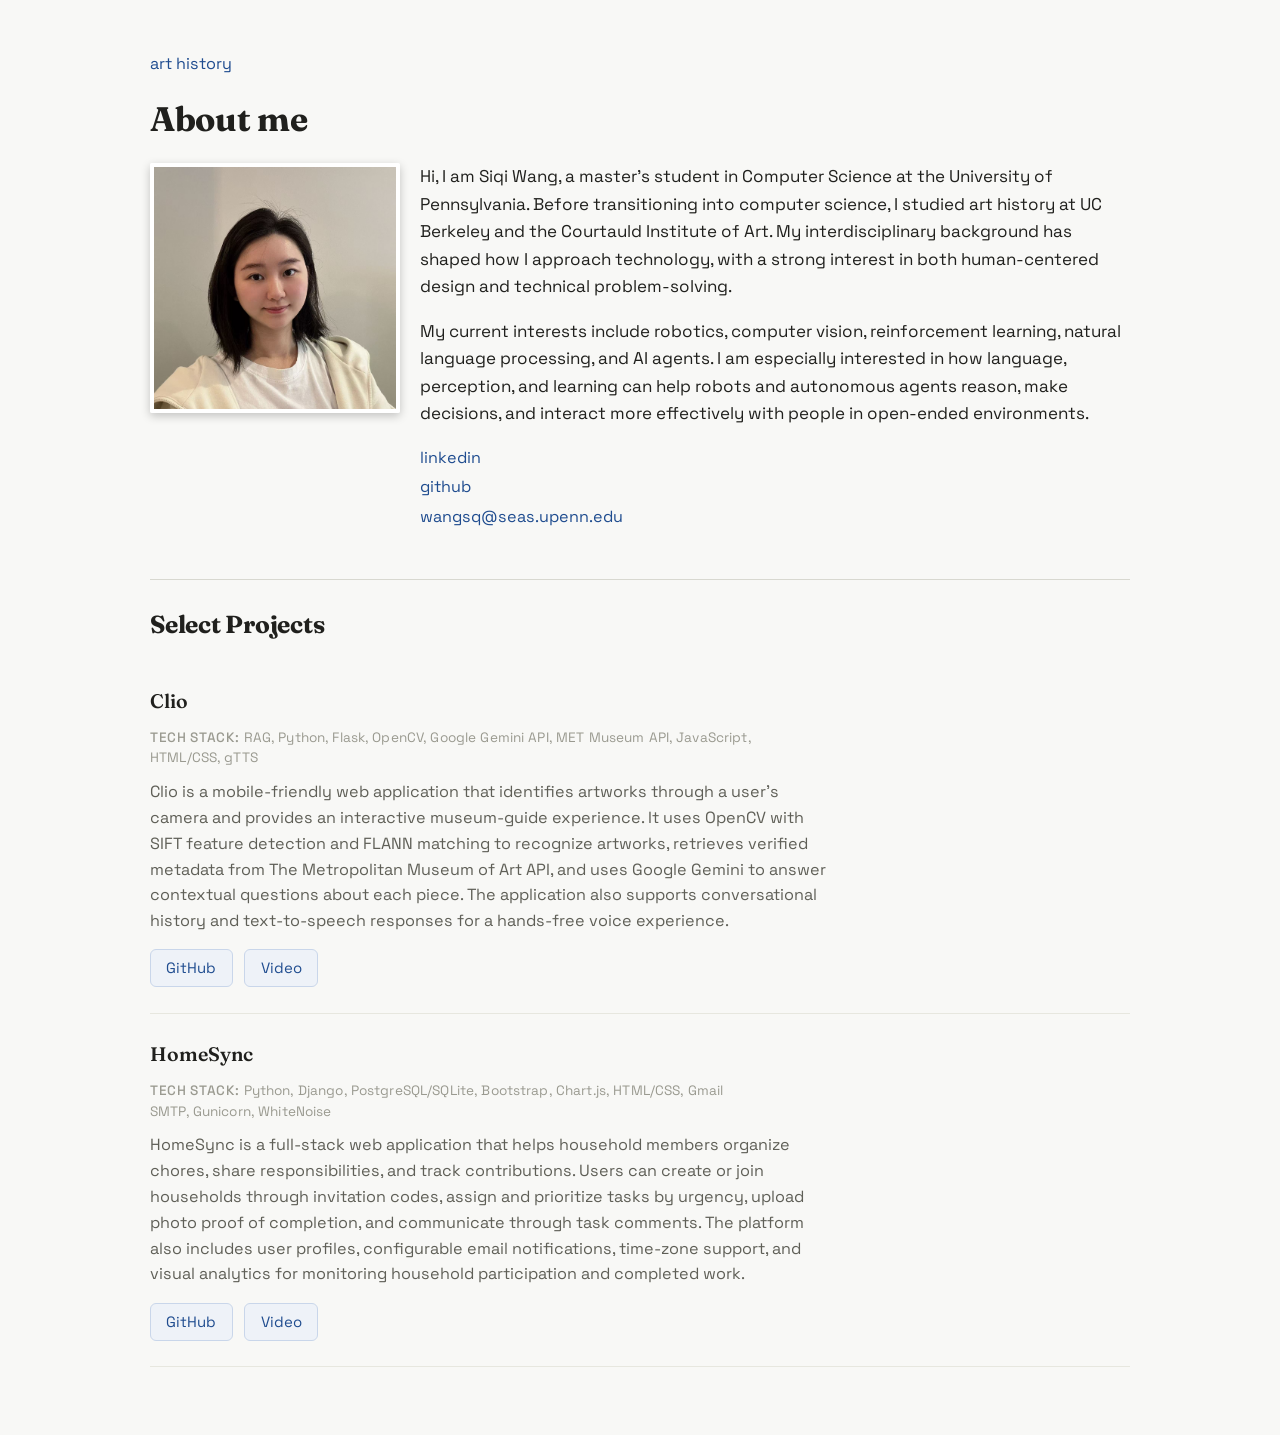
<file: index.html>
<!DOCTYPE html>
<html lang="en">
  <head>
    <meta charset="UTF-8" />
    <meta name="viewport" content="width=device-width, initial-scale=1.0" />
    <title>Siqi Wang</title>
    <meta
      name="description"
      content="Personal website for Siqi Wang with bio, links, and projects."
    />
    <link rel="preconnect" href="https://fonts.googleapis.com" />
    <link rel="preconnect" href="https://fonts.gstatic.com" crossorigin />
    <link
      href="https://fonts.googleapis.com/css2?family=Fraunces:opsz,wght@9..144,500;9..144,700&family=Space+Grotesk:wght@400;500;700&display=swap"
      rel="stylesheet"
    />
    <link rel="stylesheet" href="styles.css" />
  </head>
  <body>
    <div class="background-shape background-shape-1" aria-hidden="true"></div>
    <div class="background-shape background-shape-2" aria-hidden="true"></div>

    <main class="page">
      <nav class="top-nav" aria-label="Site links">
        <a href="art-history.html">art history</a>
      </nav>

      <section class="intro" aria-labelledby="name-title">
        <h1 id="name-title">About me</h1>
        <figure class="intro-photo">
          <img src="Siqi photo.jpg" alt="Portrait of Siqi Wang" class="profile-photo" />
        </figure>
        <div class="intro-text">
          <p>
            Hi, I am Siqi Wang, a master's student in Computer Science at the
            University of Pennsylvania. Before transitioning into computer
            science, I studied art history at UC Berkeley and the Courtauld
            Institute of Art. My interdisciplinary background has shaped how I
            approach technology, with a strong interest in both human-centered
            design and technical problem-solving.
          </p>
          <p>
            My current interests include robotics, computer vision,
            reinforcement learning, natural language processing, and AI agents.
            I am especially interested in how language, perception, and
            learning can help robots and autonomous agents reason, make
            decisions, and interact more effectively with people in open-ended
            environments.
          </p>
          <nav class="links" aria-label="External links">
            <a href="https://www.linkedin.com/in/wang-sq/" target="_blank" rel="noreferrer">linkedin</a>
            <a href="https://github.com/sq-siqiwang" target="_blank" rel="noreferrer">github</a>
            <a href="mailto:wangsq@seas.upenn.edu">wangsq@seas.upenn.edu</a>
          </nav>
        </div>
      </section>

      <section class="projects" aria-labelledby="projects-title">
        <h2 id="projects-title">Select Projects</h2>
        <ul class="project-list">
          <li>
            <span class="project-name">Clio</span>
            <p class="tech-stack">
              <span class="tech-label">Tech Stack:</span>
              RAG, Python, Flask, OpenCV, Google Gemini API, MET Museum API,
              JavaScript, HTML/CSS, gTTS
            </p>
            <p class="project-overview">
              Clio is a mobile-friendly web application that identifies artworks
              through a user’s camera and provides an interactive museum-guide
              experience. It uses OpenCV with SIFT feature detection and FLANN
              matching to recognize artworks, retrieves verified metadata from
              The Metropolitan Museum of Art API, and uses Google Gemini to
              answer contextual questions about each piece. The application also
              supports conversational history and text-to-speech responses for a
              hands-free voice experience.
            </p>
            <div class="project-links">
              <a class="project-button" href="https://github.com/sq-siqiwang/Clio" target="_blank" rel="noreferrer">GitHub</a>
              <a class="project-button" href="https://www.youtube.com/watch?v=cMF-5TsC4rk" target="_blank" rel="noreferrer">Video</a>
            </div>
          </li>
          <li>
            <span class="project-name">HomeSync</span>
            <p class="tech-stack">
              <span class="tech-label">Tech Stack:</span>
              Python, Django, PostgreSQL/SQLite, Bootstrap, Chart.js, HTML/CSS,
              Gmail SMTP, Gunicorn, WhiteNoise
            </p>
            <p class="project-overview">
              HomeSync is a full-stack web application that helps household
              members organize chores, share responsibilities, and track
              contributions. Users can create or join households through
              invitation codes, assign and prioritize tasks by urgency, upload
              photo proof of completion, and communicate through task comments.
              The platform also includes user profiles, configurable email
              notifications, time-zone support, and visual analytics for
              monitoring household participation and completed work.
            </p>
            <div class="project-links">
              <a class="project-button" href="https://github.com/sq-siqiwang/HomeSync" target="_blank" rel="noreferrer">GitHub</a>
              <a class="project-button" href="https://www.youtube.com/watch?v=DI0T7mxkBJM" target="_blank" rel="noreferrer">Video</a>
            </div>
          </li>
        </ul>
      </section>
    </main>
  </body>
</html>
</file>
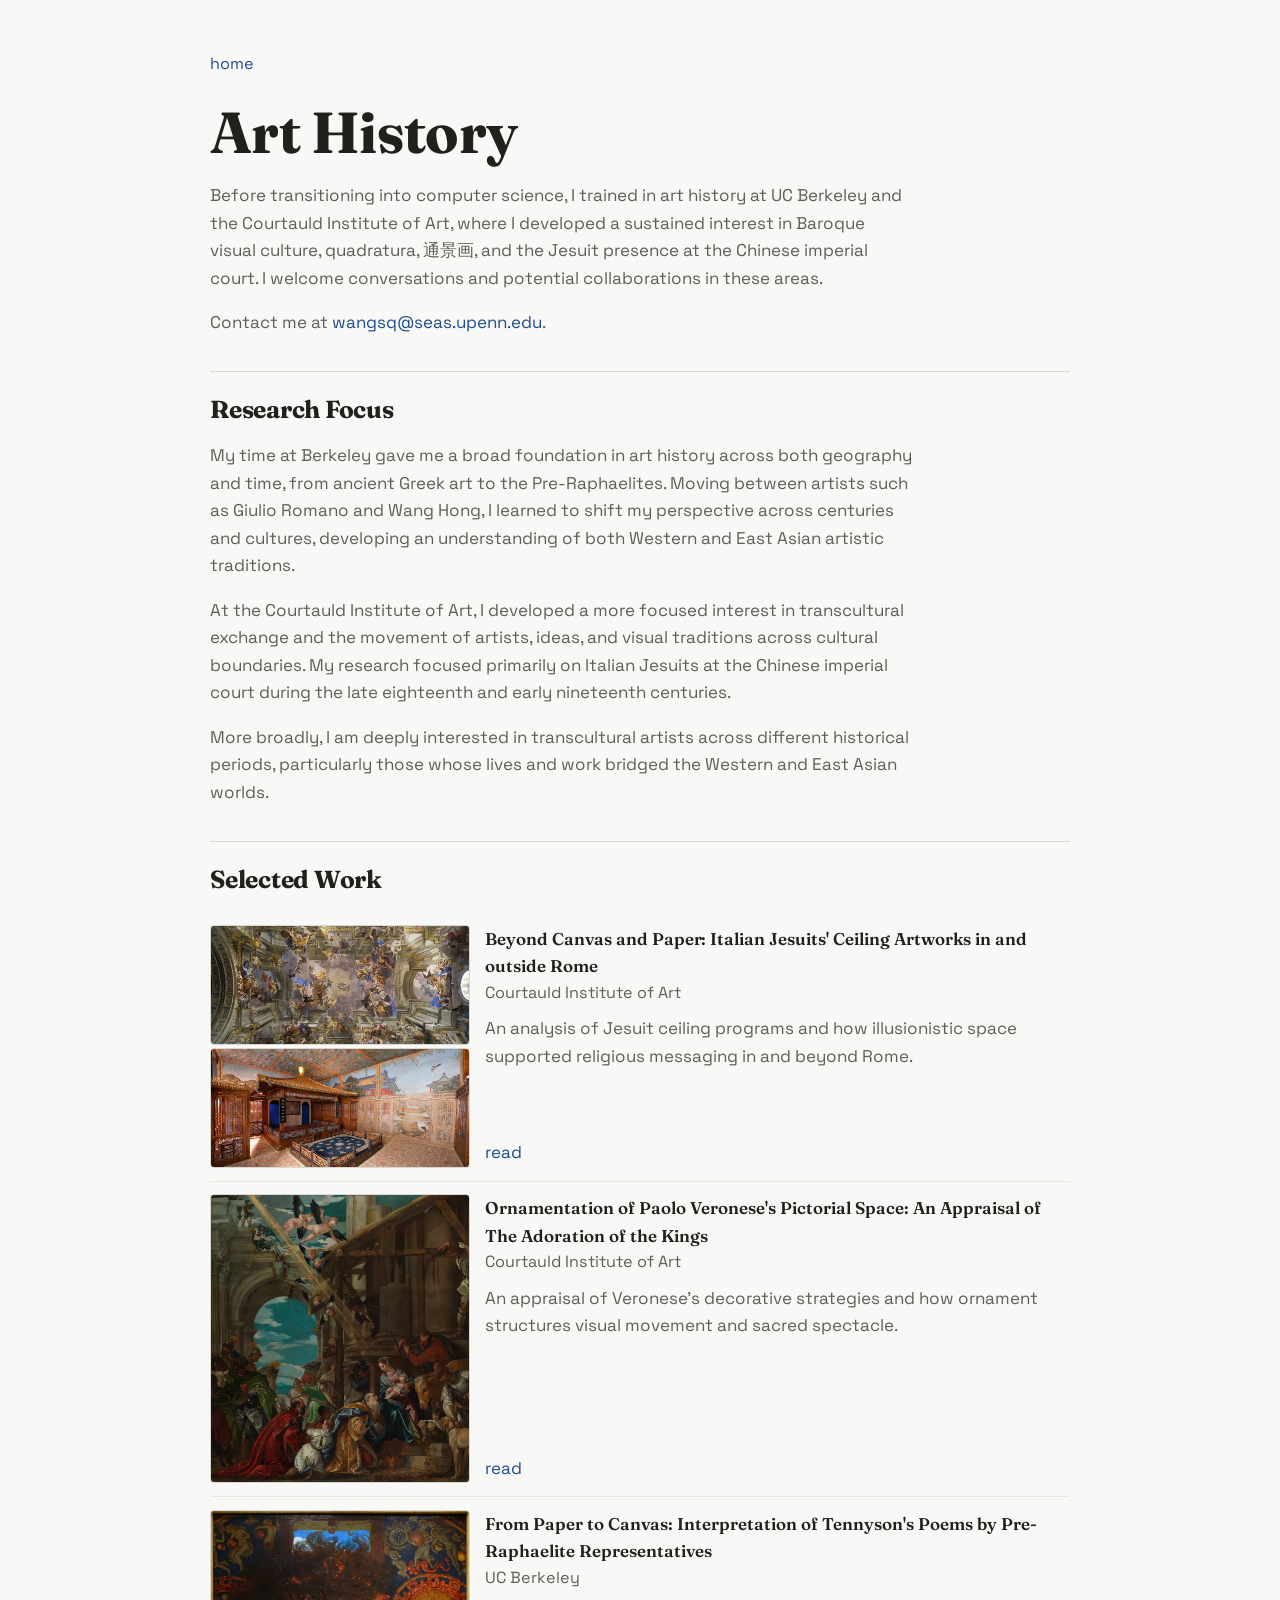
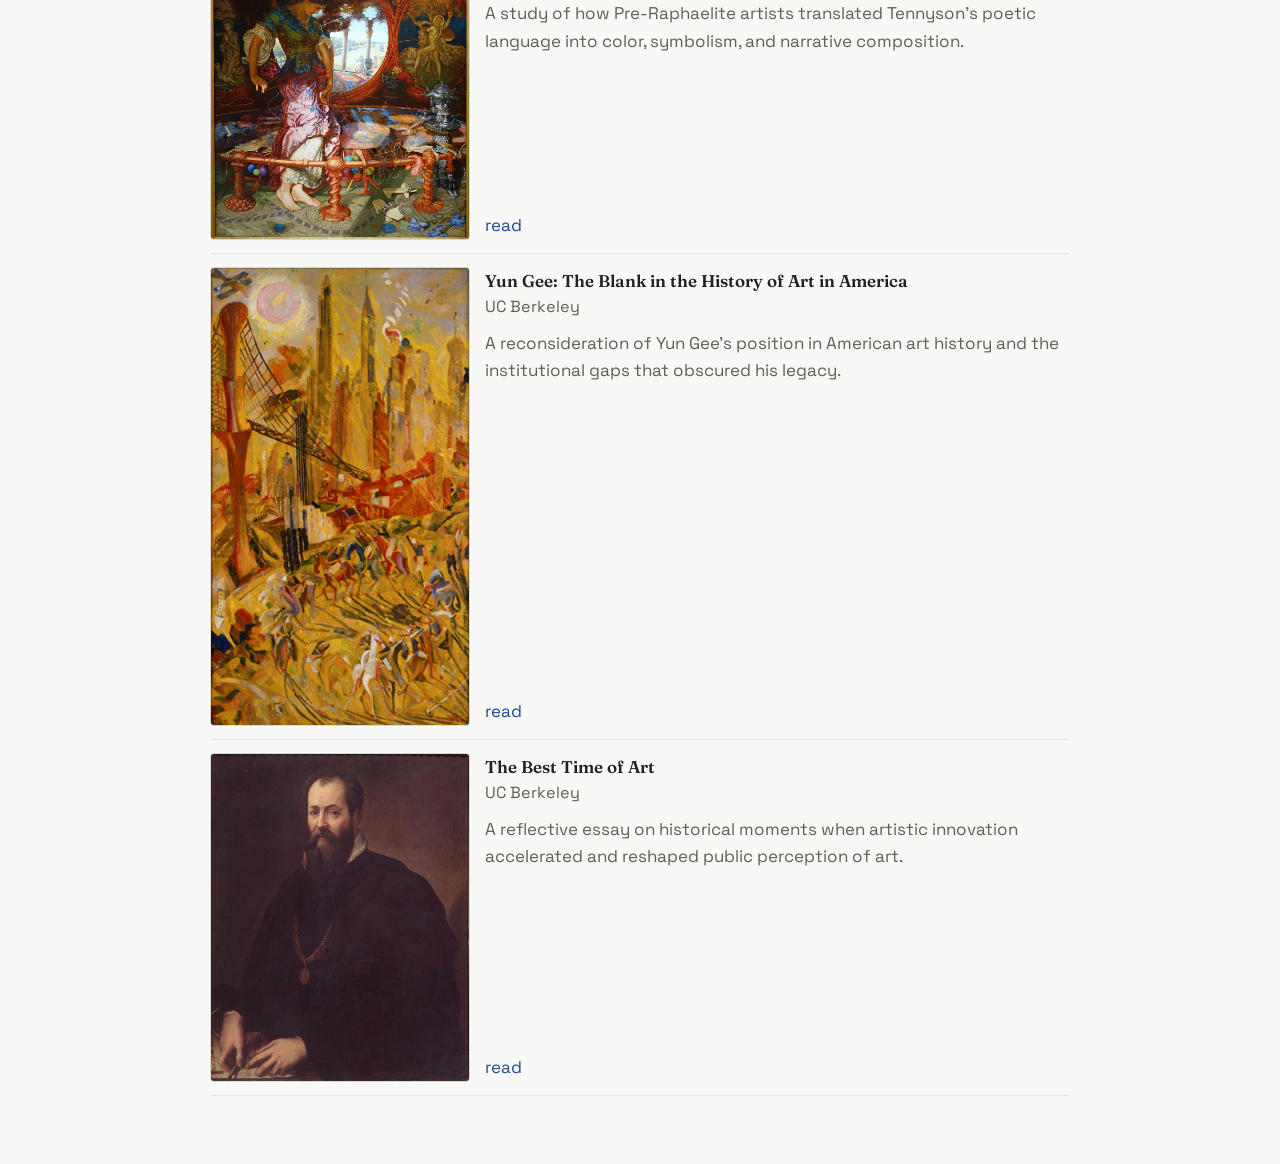
<file: art-history.html>
<!DOCTYPE html>
<html lang="en">
  <head>
    <meta charset="UTF-8" />
    <meta name="viewport" content="width=device-width, initial-scale=1.0" />
    <title>Siqi Wang | Art History</title>
    <meta
      name="description"
      content="Art history page for Siqi Wang featuring research themes, writing, and selected works."
    />
    <link rel="preconnect" href="https://fonts.googleapis.com" />
    <link rel="preconnect" href="https://fonts.gstatic.com" crossorigin />
    <link
      href="https://fonts.googleapis.com/css2?family=Fraunces:opsz,wght@9..144,500;9..144,700&family=Space+Grotesk:wght@400;500;700&display=swap"
      rel="stylesheet"
    />
    <link rel="stylesheet" href="styles.css" />
  </head>
  <body>
    <main class="page-narrow">
      <nav class="top-nav" aria-label="Site links">
        <a href="/">home</a>
      </nav>

      <header>
        <h1>Art History</h1>
        <p>
          Before transitioning into computer science, I trained in art history
          at UC Berkeley and the Courtauld Institute of Art, where I developed
          a sustained interest in Baroque visual culture, quadratura, 通景画,
          and the Jesuit presence at the Chinese imperial court. I welcome
          conversations and potential collaborations in these areas. 
        </p>
        <p>
            Contact me at <a href="mailto:wangsq@seas.upenn.edu">wangsq@seas.upenn.edu</a>.
        </p>
      </header>

      <section class="section-block" aria-labelledby="focus-title">
        <h2 id="focus-title">Research Focus</h2>
        <p>
          My time at Berkeley gave me a broad foundation in art history across
          both geography and time, from ancient Greek art to the
          Pre-Raphaelites. Moving between artists such as Giulio Romano and
          Wang Hong, I learned to shift my perspective across centuries and
          cultures, developing an understanding of both Western and East Asian
          artistic traditions.
        </p>
        <p>
          At the Courtauld Institute of Art, I developed a more focused
          interest in transcultural exchange and the movement of artists,
          ideas, and visual traditions across cultural boundaries. My research
          focused primarily on Italian Jesuits at the Chinese imperial court
          during the late eighteenth and early nineteenth centuries.
        </p>
        <p>
          More broadly, I am deeply interested in transcultural artists across
          different historical periods, particularly those whose lives and work
          bridged the Western and East Asian worlds.
        </p>
      </section>

      <section class="section-block" aria-labelledby="works-title">
        <h2 id="works-title">Selected Work</h2>
        <ul class="work-list">
          <li class="work-item-with-image">
            <div class="work-row">
              <div class="work-image-stack">
                <img
                  src="AH image/Andrea Pozzo, Glorification of Saint Ignatius.webp"
                  alt="Andrea Pozzo, Glorification of Saint Ignatius"
                  class="work-image"
                />
                <img
                  src="AH image/Juanqinzhai.jpg"
                  alt="Juanqinzhai"
                  class="work-image"
                />
              </div>
              <div class="work-details">
                <strong>Beyond Canvas and Paper: Italian Jesuits' Ceiling Artworks in and outside Rome</strong>
                <p class="work-meta">Courtauld Institute of Art</p>
                <p>An analysis of Jesuit ceiling programs and how illusionistic space supported religious messaging in and beyond Rome.</p>
                <a href="AH writing_sample/Beyond Canvas and Paper_ Italian Jesuits’ Ceiling Artworks in and outside Rome.pdf" target="_blank" rel="noreferrer">read</a>
              </div>
            </div>
          </li>
          <li class="work-item-with-image">
            <div class="work-row">
              <img
                src="AH image/The Adoration of the Kings.jpg"
                alt="The Adoration of the Kings"
                class="work-image"
              />
              <div class="work-details">
                <strong>Ornamentation of Paolo Veronese's Pictorial Space: An Appraisal of The Adoration of the Kings</strong>
                <p class="work-meta">Courtauld Institute of Art</p>
                <p>An appraisal of Veronese's decorative strategies and how ornament structures visual movement and sacred spectacle.</p>
                <a href="AH writing_sample/Ornamentation of Paolo Veronese’s Pictorial Space_ An Appraisal of The Adoration of the Kings.pdf" target="_blank" rel="noreferrer">read</a>
              </div>
            </div>
          </li>
          <li class="work-item-with-image">
            <div class="work-row">
              <img
                src="AH image/William Homan Hunt, The Lady of Shalott.jpg"
                alt="William Holman Hunt, The Lady of Shalott"
                class="work-image"
              />
              <div class="work-details">
                <strong>From Paper to Canvas: Interpretation of Tennyson's Poems by Pre-Raphaelite Representatives</strong>
                <p class="work-meta">UC Berkeley</p>
                <p>A study of how Pre-Raphaelite artists translated Tennyson's poetic language into color, symbolism, and narrative composition.</p>
                <a href="AH writing_sample/From Paper to Canvas Interpretation of Tennyson’s Poems by Pre-Raphaelite Representatives.pdf" target="_blank" rel="noreferrer">read</a>
              </div>
            </div>
          </li>
          <li class="work-item-with-image">
            <div class="work-row">
              <img
                src="AH image/Wheels Industrial New York.jpg"
                alt="Wheels: Industrial New York"
                class="work-image"
              />
              <div class="work-details">
                <strong>Yun Gee: The Blank in the History of Art in America</strong>
                <p class="work-meta">UC Berkeley</p>
                <p>A reconsideration of Yun Gee's position in American art history and the institutional gaps that obscured his legacy.</p>
                <a href="AH writing_sample/Yun Gee_ The Blank in the History of Art in America.pdf" target="_blank" rel="noreferrer">read</a>
              </div>
            </div>
          </li>
          <li class="work-item-with-image">
            <div class="work-row">
              <img
                src="AH image/Giorgio Vasari.jpg"
                alt="Giorgio Vasari"
                class="work-image"
              />
              <div class="work-details">
                <strong>The Best Time of Art</strong>
                <p class="work-meta">UC Berkeley</p>
                <p>A reflective essay on historical moments when artistic innovation accelerated and reshaped public perception of art.</p>
                <a href="AH writing_sample/The Best Time of Art.pdf" target="_blank" rel="noreferrer">read</a>
              </div>
            </div>
          </li>
        </ul>
      </section>


      </section>
    </main>
  </body>
</html>
</file>
<file: styles.css>
:root {
  --bg: #f8f8f6;
  --text: #20201d;
  --muted: #5f5f57;
  --line: #d8d8d0;
  --link: #1f4c8f;
}

* {
  box-sizing: border-box;
}

html {
  font-size: 17px;
}

body {
  margin: 0;
  background: var(--bg);
  color: var(--text);
  font-family: "Space Grotesk", "Segoe UI", sans-serif;
  line-height: 1.62;
  padding: 3rem 1.25rem 4rem;
}

.background-shape {
  display: none;
}

.page {
  width: min(980px, 100%);
  margin: 0 auto;
}

.page-narrow {
  width: min(860px, 100%);
  margin: 0 auto;
}

h1,
h2 {
  font-family: "Fraunces", Georgia, serif;
  font-weight: 700;
  letter-spacing: -0.01em;
  margin-top: 0;
}

h1 {
  font-size: clamp(2.2rem, 5vw, 3.4rem);
  line-height: 1.12;
  margin-bottom: 1rem;
}

h2 {
  font-size: 1.45rem;
  margin-bottom: 0.9rem;
}

p {
  margin: 0 0 1rem;
  color: var(--muted);
  max-width: 64ch;
}

a {
  color: var(--link);
  text-decoration: none;
  border-bottom: 1px solid transparent;
  transition: border-color 160ms ease;
}

a:hover,
a:focus-visible {
  border-color: var(--link);
}

.intro {
  display: grid;
  grid-template-columns: 250px minmax(0, 1fr);
  grid-template-areas:
    "title title"
    "photo text";
  gap: 1.2rem;
  align-items: start;
}

.links {
  display: grid;
  gap: 0.15rem;
  margin-top: 0.75rem;
  font-size: 0.95rem;
  text-transform: none;
}

.intro > h1 {
  grid-area: title;
  font-size: clamp(1.5rem, 3vw, 2rem);
  margin-bottom: 0.25rem;
}

.intro-text {
  grid-area: text;
}

.intro-text p {
  color: var(--text);
  max-width: 78ch;
}

.intro-photo {
  grid-area: photo;
  margin: 0;
  justify-self: start;
  width: 250px;
}

.profile-photo {
  width: 100%;
  aspect-ratio: 1 / 1;
  display: block;
  object-fit: cover;
  border-radius: 2px;
  border: 4px solid #ffffff;
  box-shadow: 0 3px 10px rgba(0, 0, 0, 0.22);
}

.projects {
  margin-top: 2.8rem;
  border-top: 1px solid var(--line);
  padding-top: 1.5rem;
}

.project-list {
  list-style: none;
  margin: 0;
  padding: 0;
}

.project-list li {
  display: flex;
  flex-direction: column;
  gap: 0.6rem;
  padding: 1.5rem 0;
  border-bottom: 1px solid #e7e7df;
}

.project-name {
  font-family: "Fraunces", Georgia, serif;
  font-weight: 600;
  font-size: 1.15rem;
  color: var(--text);
}

.tech-stack {
  margin: 0;
  color: #9a9a90;
  font-size: 0.8rem;
  line-height: 1.5;
  letter-spacing: 0.01em;
  max-width: 68ch;
}

.tech-label {
  color: #9a9a90;
  font-weight: 500;
  text-transform: uppercase;
  letter-spacing: 0.05em;
}

.project-overview {
  margin: 0;
  color: var(--muted);
  font-size: 0.95rem;
  line-height: 1.6;
  max-width: 68ch;
}

.project-links {
  display: flex;
  gap: 0.7rem;
  margin-top: 0.3rem;
}

.project-button {
  display: inline-block;
  font-size: 0.88rem;
  color: var(--link);
  background: #eef2f8;
  border: 1px solid #c9d6ea;
  border-radius: 6px;
  padding: 0.35rem 0.9rem;
  transition: background 160ms ease, border-color 160ms ease;
}

.project-button:hover,
.project-button:focus-visible {
  background: var(--link);
  border-color: var(--link);
  color: #ffffff;
}

.top-nav {
  display: flex;
  gap: 1rem;
  font-size: 0.95rem;
  margin-bottom: 1.3rem;
  text-transform: lowercase;
}

.section-block {
  margin-top: 2rem;
  padding-top: 1.1rem;
  border-top: 1px solid var(--line);
}

.section-block h2 {
  margin-bottom: 0.7rem;
}

.work-list {
  list-style: none;
  margin: 0;
  padding: 0;
}

.work-list li {
  padding: 0.75rem 0;
  border-bottom: 1px solid #e7e7df;
}

.work-list strong {
  font-family: "Fraunces", Georgia, serif;
  font-weight: 600;
}

.work-meta {
  color: var(--muted);
  font-size: 0.95rem;
}

.work-row {
  display: grid;
  grid-template-columns: 260px 1fr;
  gap: 0.9rem;
  align-items: stretch;
}

.work-details > p {
  margin-bottom: 0.55rem;
}

.work-details {
  display: flex;
  flex-direction: column;
}

.work-details a {
  margin-top: auto;
  align-self: flex-start;
}

.work-image {
  width: 260px;
  height: 100%;
  min-height: 175px;
  display: block;
  object-fit: cover;
  border: 1px solid var(--line);
  border-radius: 4px;
  margin: 0;
}

.work-image-stack {
  display: grid;
  grid-template-rows: 1fr 1fr;
  gap: 0.18rem;
}

.work-image-stack .work-image {
  height: 120px;
  min-height: 120px;
}

@media (max-width: 760px) {
  body {
    padding-top: 2rem;
  }

  .intro {
    grid-template-columns: 1fr;
    grid-template-areas:
      "title"
      "photo"
      "text";
    gap: 1.1rem;
  }

  .intro-photo {
    margin-top: 0;
    width: min(250px, 100%);
    justify-self: start;
  }

  .top-nav {
    flex-wrap: wrap;
    gap: 0.8rem;
  }

  .work-row {
    grid-template-columns: 1fr;
  }

  .work-image {
    width: min(260px, 100%);
    height: 170px;
    min-height: 170px;
  }

  .work-image-stack {
    width: min(260px, 100%);
  }

  .work-image-stack .work-image {
    width: 100%;
    height: 140px;
    min-height: 140px;
  }
}
</file>
